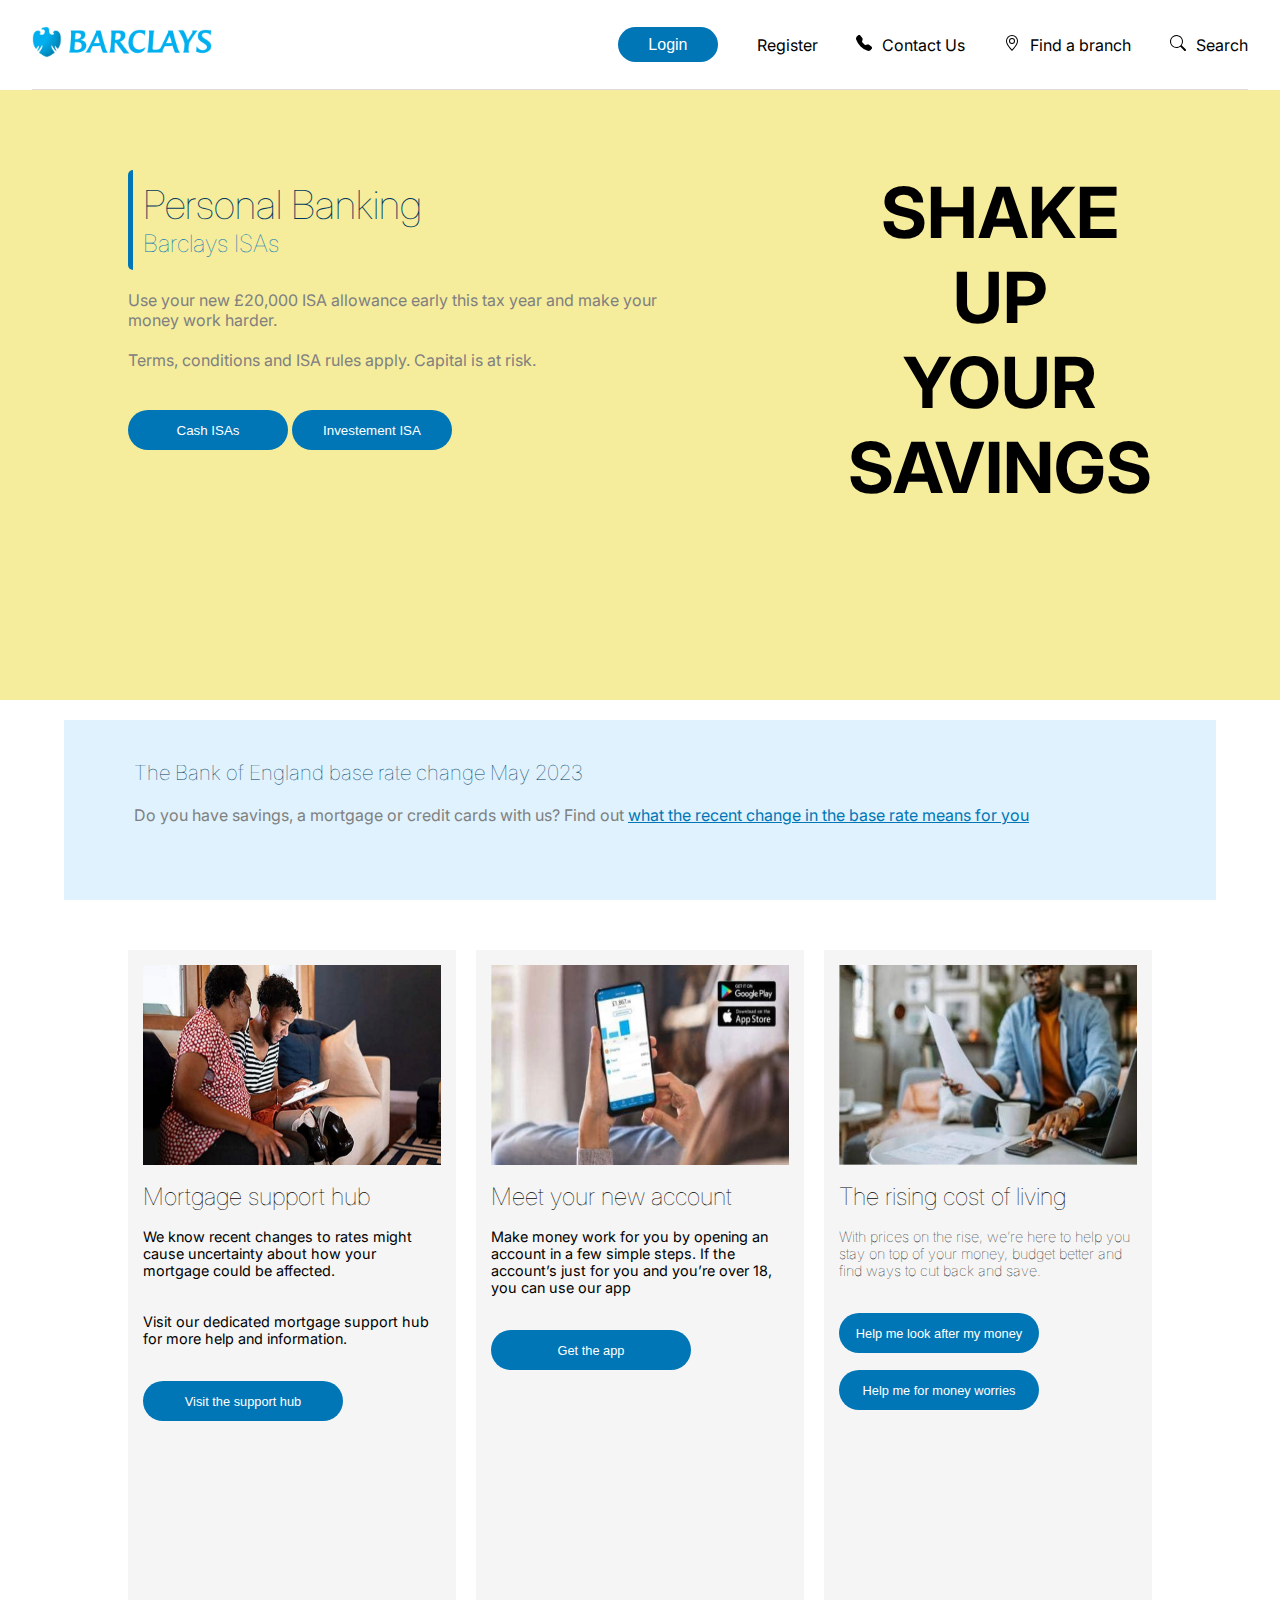
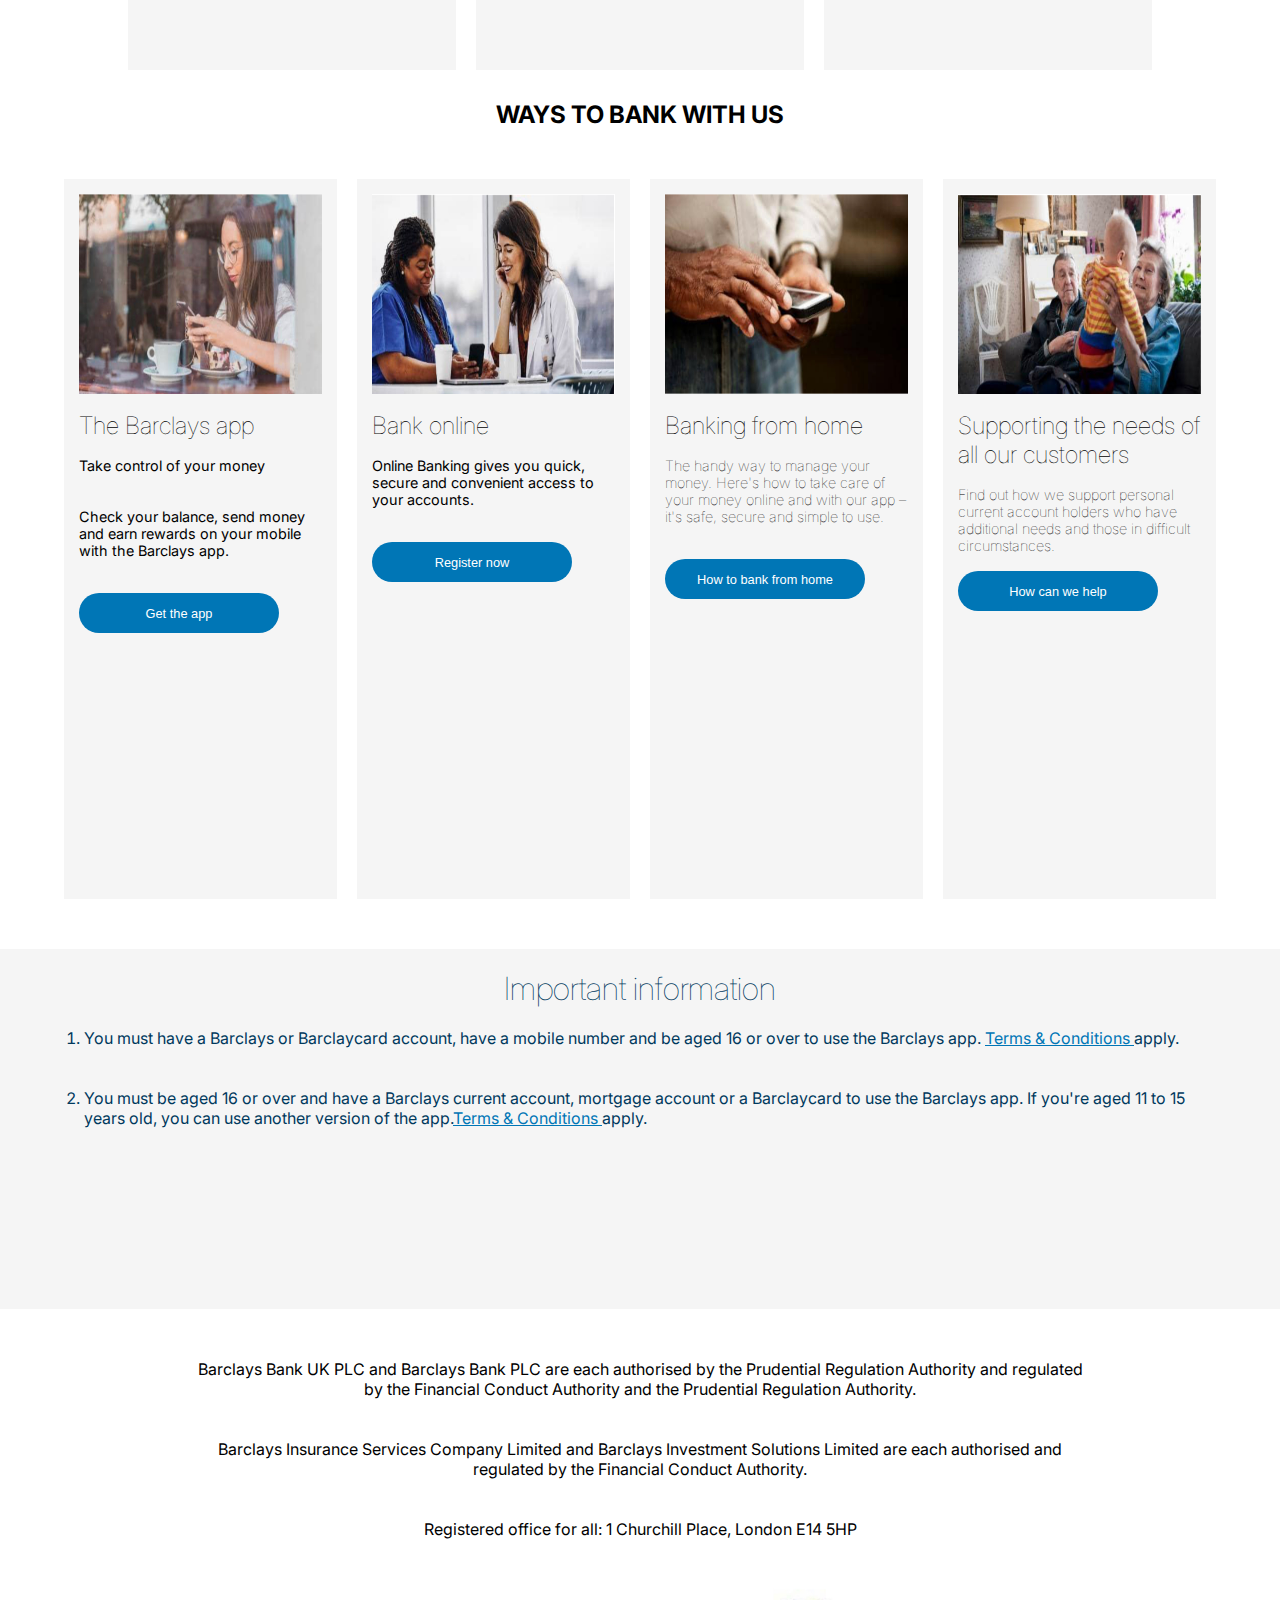
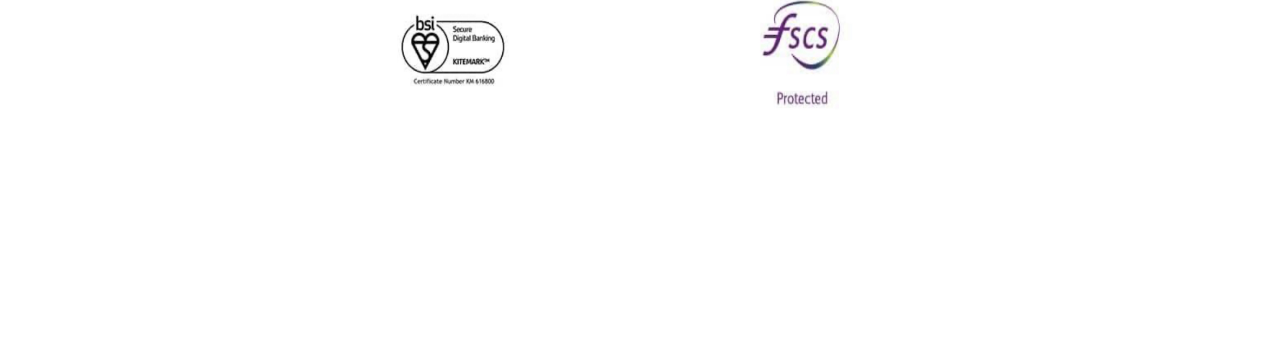
<file: index.html>
<html lang="en">
<head>
    <meta charset="UTF-8">
    <meta http-equiv="X-UA-Compatible" content="IE=edge">
    <meta name="viewport" content="width=device-width, initial-scale=1.0">
    <title>Barclays Bank</title>
    <link rel="stylesheet" href="style.css">
    <link rel="preconnect" href="https://fonts.googleapis.com">
    <link rel="preconnect" href="https://fonts.gstatic.com" crossorigin>
    <link href="https://fonts.googleapis.com/css2?family=Inter:wght@100;200;300;400;500&display=swap" rel="stylesheet">
</head>
<body>
    <!-- Navbar -->
    <div class="Nav">
        <div class="Navbar">
            <div class="logo">
                <img src="bar.png" class="logo-hide" >
                <img class="logo-hide2" src="logo.png" style="width: 180px;height: 100px;margin-top: -5px;">
            </div>
            <button><a href="Login.html" style="color: white;">Login</a></button>
            <a href="#" id="none">Register</a>
            <div id="none">
               <a href="#"  style="display: flex;justify-content: space-between;gap: 10px;text-decoration: none;">
                <svg xmlns="http://www.w3.org/2000/svg" width="16" height="16" fill="currentColor" class="bi bi-telephone-fill" viewBox="0 0 16 16">
                    <path fill-rule="evenodd" d="M1.885.511a1.745 1.745 0 0 1 2.61.163L6.29 2.98c.329.423.445.974.315 1.494l-.547 2.19a.678.678 0 0 0 .178.643l2.457 2.457a.678.678 0 0 0 .644.178l2.189-.547a1.745 1.745 0 0 1 1.494.315l2.306 1.794c.829.645.905 1.87.163 2.611l-1.034 1.034c-.74.74-1.846 1.065-2.877.702a18.634 18.634 0 0 1-7.01-4.42 18.634 18.634 0 0 1-4.42-7.009c-.362-1.03-.037-2.137.703-2.877L1.885.511z"/>
                  </svg>
                  <p>Contact Us</p>
               </a>
            </div>
            <div id="none">
               <a href="#"  style="display: flex;justify-content: space-between;gap: 10px;text-decoration: none;">
                <svg xmlns="http://www.w3.org/2000/svg" width="16" height="16" fill="currentColor" class="bi bi-geo-alt" viewBox="0 0 16 16">
                    <path d="M12.166 8.94c-.524 1.062-1.234 2.12-1.96 3.07A31.493 31.493 0 0 1 8 14.58a31.481 31.481 0 0 1-2.206-2.57c-.726-.95-1.436-2.008-1.96-3.07C3.304 7.867 3 6.862 3 6a5 5 0 0 1 10 0c0 .862-.305 1.867-.834 2.94zM8 16s6-5.686 6-10A6 6 0 0 0 2 6c0 4.314 6 10 6 10z"/>
                    <path d="M8 8a2 2 0 1 1 0-4 2 2 0 0 1 0 4zm0 1a3 3 0 1 0 0-6 3 3 0 0 0 0 6z"/>
                  </svg>
                  <p>Find a branch</p>
               </a>
            </div>
            <div id="none">
               <a href="#" style="display: flex;justify-content: space-between;gap: 10px;text-decoration: none;"> <svg xmlns="http://www.w3.org/2000/svg" width="16" height="16" fill="currentColor" class="bi bi-search" viewBox="0 0 16 16">
                <path d="M11.742 10.344a6.5 6.5 0 1 0-1.397 1.398h-.001c.03.04.062.078.098.115l3.85 3.85a1 1 0 0 0 1.415-1.414l-3.85-3.85a1.007 1.007 0 0 0-.115-.1zM12 6.5a5.5 5.5 0 1 1-11 0 5.5 5.5 0 0 1 11 0z"/>
              </svg>
              <p>Search</p></a>
            </div>
            <!-- <div class="hamburger">
                <span class="bar"></span>
                <span class="bar"></span>
                <span class="bar"></span>
            </div> -->
            
        </div>

    </div>
    <!-- HeRO Section -->
    <div class="Hero">
        <div class="hero-container">
            <div class="bgcolor-change">
                <div class="barclays"> <h3 style="color: #00395d;font-weight: 100;">Personal Banking</h3>
                    <h4 style="font-size: 1.5rem; color: #0076b6;font-weight: 100;">Barclays ISAs</h4></div> <br>
                <div>
                    <p>Use your new £20,000 ISA allowance early this tax year and make your money work harder.</p> <br>
                    <p>Terms, conditions and ISA rules apply. Capital is at risk.</p> <br><br>
                    <button>Cash ISAs</button> <button>Investement ISA</button>
                </div>
            </div>
            <div id="shake" >
                <h1>SHAKE <br> UP <br> YOUR <br> SAVINGS</h1>
            </div>

        </div>

    </div> <br>
    <!-- About -->
    <div class="about">
        <p class="p-one" style="font-weight: 100;">The Bank of England base rate change May 2023</p><br>
        <p class="p-two">Do you have savings, a mortgage or credit cards with us? Find out <a href="#">what the recent change in the base rate means for you</a></p>

    </div>
    <!-- INFO -->
    <div class="info">
        <div class="info-grid">
            <div>
                <img src="info1.jpg" class="info-img">
            </div><br>
            <h3 style="font-weight: 100;">Mortgage support hub</h3><br>
            <p>We know recent changes to rates might cause uncertainty about how your mortgage could be affected.</p><br><br>
            <p>Visit our dedicated mortgage support hub for more help and information. 
            </p> <br><br>
            <button>Visit the support hub</button>
        </div>
        <div class="info-grid">
            <div>
                <img src="info2.jpg" class="info-img">
            </div><br>
            <h3 style="font-weight: 100;">Meet your new account</h3><br>
            <p>Make money work for you by opening an account in a few simple steps. If the account’s just for you and you’re over 18, you can use our app</p> <br><br>
            <button>Get the app</button>
        </div>
        <div class="info-grid">
            <div>
                <img src="info3.jpg" class="info-img">
            </div><br>
            <h3 style="font-weight: 100;">The rising cost of living</h3><br>
            <p style="font-weight: 100;">With prices on the rise, we’re here to help you stay on top of your money, budget better and find ways to cut back and save.</p><br><br>
            <button>Help me look after my money</button> <br><br>
            <button>Help me for money worries</button>
        </div>

    </div>
    <!-- PRODUCTS -->
    <div class="alert">
        <h2>WAYS TO BANK WITH US</h2>
    </div>
    <div class="Products">
        <div class="infob">
            <div class="info-grid">
                <div>
                    <img src="info4.jpg" class="info-img">
                </div><br>
                <h3 style="font-weight: 100;">The Barclays app</h3><br>
                <p>Take control of your money</p><br><br>
                <p>Check your balance, send money and earn rewards on your mobile with the Barclays app. 
                </p> <br><br>
                <button>Get the app</button>
            </div>
            <div class="info-grid">
                <div>
                    <img src="info5.jpg" class="info-img">
                </div><br>
                <h3 style="font-weight: 100;">Bank online</h3><br>
                <p>Online Banking gives you quick, secure and convenient access to your accounts.</p> <br><br>
                <button>Register now</button>
            </div>
            <div class="info-grid">
                <div>
                    <img src="info6.jpg" class="info-img">
                </div><br>
                <h3 style="font-weight: 100;">Banking from home</h3><br>
                <p style="font-weight: 100;">The handy way to manage your money. Here's how to take care of your money online and with our app – it's safe, secure and simple to use.</p><br><br>
                <button>How to bank from home</button>
            </div>
            <div class="info-grid">
                <div>
                    <img src="info7.jpg" class="info-img">
                </div><br>
                <h3 style="font-weight: 100;">Supporting the needs of all our customers</h3><br>
                <p style="font-weight: 100;">Find out how we support personal current account holders who have additional needs and those in difficult circumstances.</button> <br><br>
                <button>How can we help</button>
            </div>
    
        </div>
        

    </div>
    <!-- Important Information -->
   <div class="information">
    <div id="message">
        <h1 style="font-weight: 100;text-align: center;">Important information</h1><br>
        <p><ol><li>You must have a Barclays or Barclaycard account, have a mobile number and be aged 16 or over to use the Barclays app. <a href="#">Terms & Conditions </a>apply.</li><br><br>
        <li>You must be aged 16 or over and have a Barclays current account, mortgage account or a Barclaycard to use the Barclays app. If you're aged 11 to 15 years old, you can use another version of the app.<a href="#">Terms & Conditions </a>apply. </li></ol></p>

    </div>
   </div>
    <!-- Footer -->
    <div class="foot">
        <div class="footer">
            <p>Barclays Bank UK PLC and Barclays Bank PLC are each authorised by the Prudential Regulation Authority and regulated by the Financial Conduct Authority and the Prudential Regulation Authority.</p><br><br>
            <p>Barclays Insurance Services Company Limited and Barclays Investment Solutions Limited are each authorised and regulated by the Financial Conduct Authority.</p><br><br>
            <p>Registered office for all: 1 Churchill Place, London E14 5HP</p>
            <div  class="footflex">
                <div>
                    <img src="foot1.jpg" class="footimg">

                </div>
                <div>
                    <img src="foot2.jpg" class="footimg">

                </div>
            </div>
        </div>

    </div>




    <script>
        
    </script>
</body>
</html>
</file>
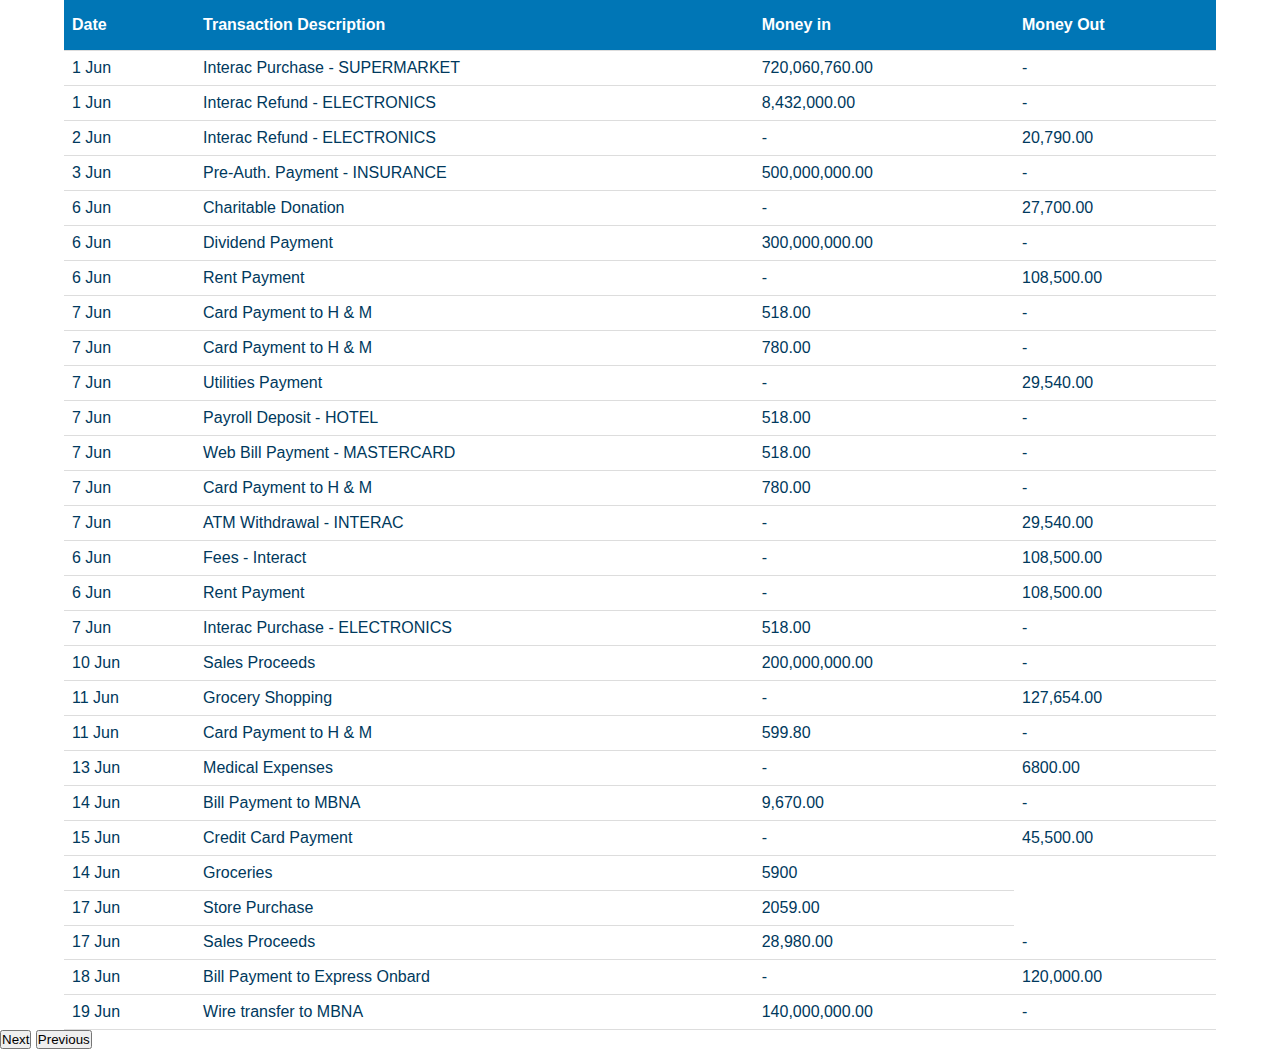
<file: April Statement.html>
<html lang="en">
<head>
    <meta charset="UTF-8">
    <meta http-equiv="X-UA-Compatible" content="IE=edge">
    <meta name="viewport" content="width=device-width, initial-scale=1.0">
    <title>Document</title>
    <link rel="stylesheet" href="style.css">
</head>
<body>
    <table>
        <tr>
          <th>Date</th>
          <th>Transaction Description</th>
          <th>Money in</th>
          <th>Money Out</th>
        </tr>
        <tr>
          <td>1 Jun</td>
          <td>Interac Purchase - SUPERMARKET</td>
          <td>720,060,760.00</td>
          <td>-</td>
        </tr>
        <tr>
          <td>1 Jun</td>
          <td>Interac Refund - ELECTRONICS</td>
          <td>8,432,000.00</td>
          <td>-</td>
        </tr>
        <tr>
          <td>2 Jun</td>
          <td>Interac Refund - ELECTRONICS</td>
          <td>-</td>
          <td>20,790.00</td>
        </tr>
        <tr>
          <td>3 Jun</td>
          <td>Pre-Auth. Payment - INSURANCE</td>
          <td>500,000,000.00</td>
          <td>-</td>
        </tr>
        <tr>
          <td>6 Jun</td>
          <td>Charitable Donation</td>
          <td>-</td>
          <td>27,700.00</td>
        </tr>
        <tr>
          <td>6 Jun</td>
          <td>Dividend Payment</td>
          <td>300,000,000.00</td>
          <td>-</td>
        </tr>
        <tr>
          <td>6 Jun</td>
          <td>Rent Payment</td>
          <td>-</td>
          <td>108,500.00</td>
        </tr>
        <td>7 Jun</td>
        <td>Card Payment to H & M</td>
        <td>518.00</td>
        <td>-</td>
      </tr>
      <tr>
          <td>7 Jun</td>
          <td>Card Payment to H & M</td>
          <td>780.00</td>
          <td>-</td>
        </tr>
      <tr>
        <td>7 Jun</td>
        <td>Utilities Payment</td>
        <td>-</td>
        <td>29,540.00</td>
      </tr>
      <tr>
        <td>7 Jun</td>
        <td>
          Payroll Deposit - HOTEL</td>
        <td>518.00</td>
        <td>-</td>
      </tr>
      <tr>
        <td>7 Jun</td>
        <td>Web Bill Payment - MASTERCARD</td>
        <td>518.00</td>
        <td>-</td>
      </tr>
      <tr>
          <td>7 Jun</td>
          <td>Card Payment to H & M</td>
          <td>780.00</td>
          <td>-</td>
        </tr>
      <tr>
        <td>7 Jun</td>
        <td>ATM Withdrawal - INTERAC</td>
        <td>-</td>
        <td>29,540.00</td>
      </tr>
      <tr>
        <td>6 Jun</td>
        <td>Fees - Interact</td>
        <td>-</td>
        <td>108,500.00</td>
      </tr>
      
      <tr>
        <td>6 Jun</td>
        <td>Rent Payment</td>
        <td>-</td>
        <td>108,500.00</td>
      </tr>
      <td>7 Jun</td>
      <td>Interac Purchase - ELECTRONICS</td>
      <td>518.00</td>
      <td>-</td>
    </tr>
        <tr>
          <td>10 Jun</td>
          <td>Sales Proceeds</td>
          <td>200,000,000.00</td>
          <td>-</td>
        </tr>
        <tr>
          <td>11 Jun</td>
          <td>Grocery Shopping</td>
          <td>-</td>
          <td>127,654.00</td>
        </tr>
        <tr>
          <td>11 Jun</td>
          <td>Card Payment to H & M</td>
          <td>599.80</td>
          <td>-</td>
        </tr>
        <tr>
          <td>13 Jun</td>
          <td>Medical Expenses</td>
          <td>-</td>
          <td>6800.00</td>
        </tr>
        <tr>
          <td>14 Jun</td>
          <td>Bill Payment to MBNA</td>
          <td>9,670.00</td>
          <td>-</td>
        </tr>
        <tr>
          <td>15 Jun</td>
          <td>Credit Card Payment</td>
          <td>-</td>
          <td>45,500.00</td>
        </tr>
        <tr>
            <td>14 Jun</td>
            <td>Groceries</td>
            <td>5900</td>
          </tr>
          <tr>
            <td>17 Jun</td>
            <td>Store Purchase</td>
            <td>2059.00</td>
          </tr>
          <tr>
              <tr>
                <td>17 Jun</td>
                <td>Sales Proceeds</td>
                <td>28,980.00</td>
                <td>-</td>
              </tr>
              <tr>
                <td>18 Jun</td>
                <td> Bill Payment to Express Onbard</td>
                <td>-</td>
                <td>120,000.00</td>
              </tr>
              <tr>
                <td>19 Jun</td>
                <td>Wire transfer to MBNA</td>
                <td>140,000,000.00</td>
                <td>-</td>
              </tr>
              
      </table>
      <div>
        <a href="March Statement.html"><button>Next</button></a>
        <a href="MayStatement.html"><button>Previous</button></a>
      </div>
</body>
</html>
</file>
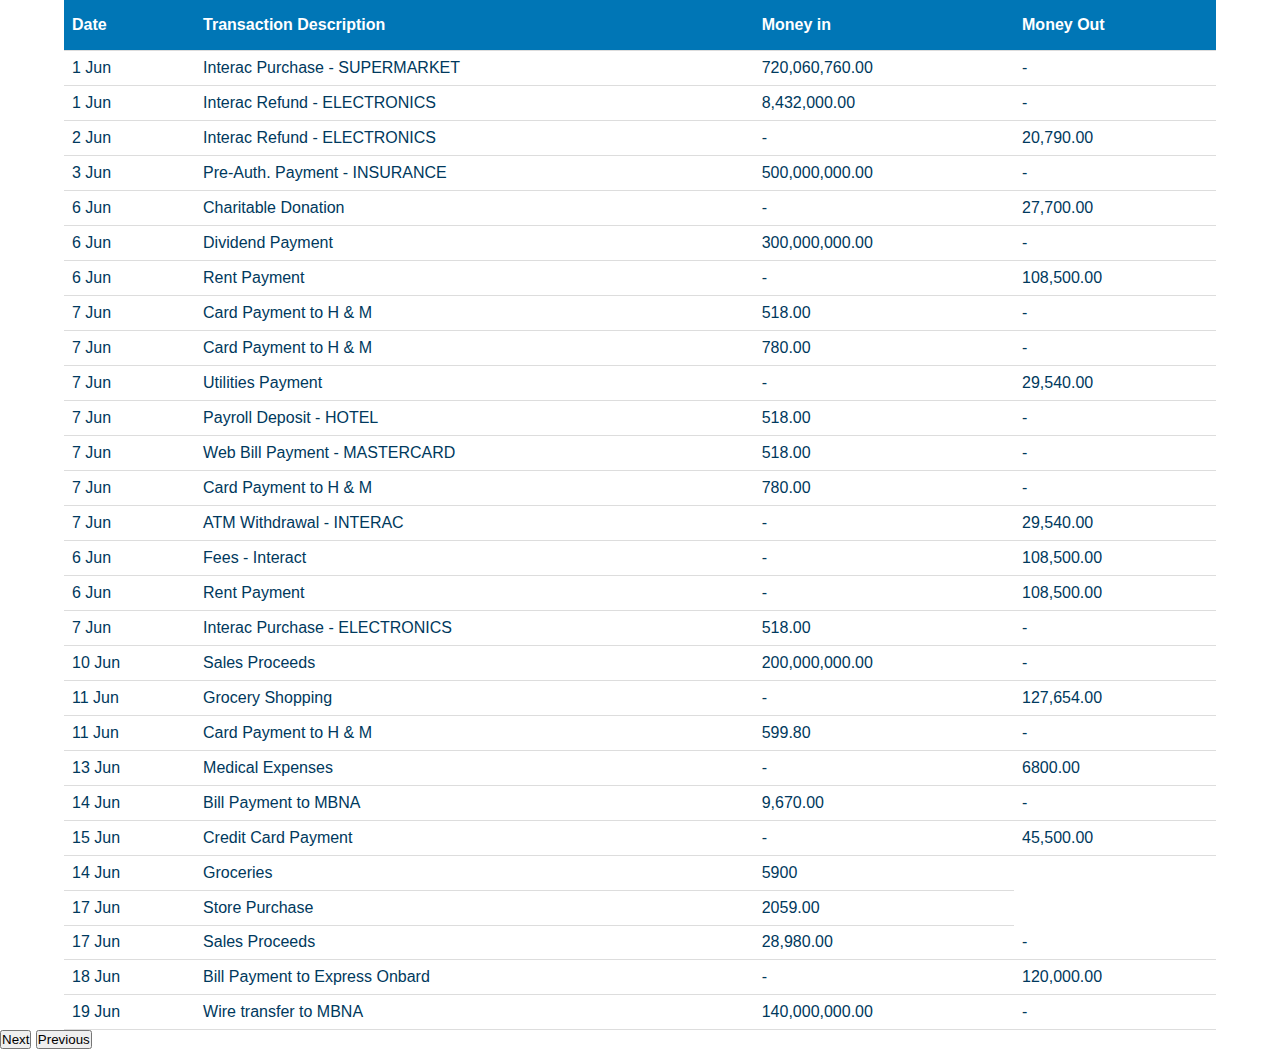
<file: Feb Statement.html>
<html lang="en">
<head>
    <meta charset="UTF-8">
    <meta http-equiv="X-UA-Compatible" content="IE=edge">
    <meta name="viewport" content="width=device-width, initial-scale=1.0">
    <title>Document</title>
    <link rel="stylesheet" href="style.css">
</head>
<body>
    <table>
        <tr>
          <th>Date</th>
          <th>Transaction Description</th>
          <th>Money in</th>
          <th>Money Out</th>
        </tr>
        <tr>
          <td>1 Jun</td>
          <td>Interac Purchase - SUPERMARKET</td>
          <td>720,060,760.00</td>
          <td>-</td>
        </tr>
        <tr>
          <td>1 Jun</td>
          <td>Interac Refund - ELECTRONICS</td>
          <td>8,432,000.00</td>
          <td>-</td>
        </tr>
        <tr>
          <td>2 Jun</td>
          <td>Interac Refund - ELECTRONICS</td>
          <td>-</td>
          <td>20,790.00</td>
        </tr>
        <tr>
          <td>3 Jun</td>
          <td>Pre-Auth. Payment - INSURANCE</td>
          <td>500,000,000.00</td>
          <td>-</td>
        </tr>
        <tr>
          <td>6 Jun</td>
          <td>Charitable Donation</td>
          <td>-</td>
          <td>27,700.00</td>
        </tr>
        <tr>
          <td>6 Jun</td>
          <td>Dividend Payment</td>
          <td>300,000,000.00</td>
          <td>-</td>
        </tr>
        <tr>
          <td>6 Jun</td>
          <td>Rent Payment</td>
          <td>-</td>
          <td>108,500.00</td>
        </tr>
        <td>7 Jun</td>
        <td>Card Payment to H & M</td>
        <td>518.00</td>
        <td>-</td>
      </tr>
      <tr>
          <td>7 Jun</td>
          <td>Card Payment to H & M</td>
          <td>780.00</td>
          <td>-</td>
        </tr>
      <tr>
        <td>7 Jun</td>
        <td>Utilities Payment</td>
        <td>-</td>
        <td>29,540.00</td>
      </tr>
      <tr>
        <td>7 Jun</td>
        <td>
          Payroll Deposit - HOTEL</td>
        <td>518.00</td>
        <td>-</td>
      </tr>
      <tr>
        <td>7 Jun</td>
        <td>Web Bill Payment - MASTERCARD</td>
        <td>518.00</td>
        <td>-</td>
      </tr>
      <tr>
          <td>7 Jun</td>
          <td>Card Payment to H & M</td>
          <td>780.00</td>
          <td>-</td>
        </tr>
      <tr>
        <td>7 Jun</td>
        <td>ATM Withdrawal - INTERAC</td>
        <td>-</td>
        <td>29,540.00</td>
      </tr>
      <tr>
        <td>6 Jun</td>
        <td>Fees - Interact</td>
        <td>-</td>
        <td>108,500.00</td>
      </tr>
      
      <tr>
        <td>6 Jun</td>
        <td>Rent Payment</td>
        <td>-</td>
        <td>108,500.00</td>
      </tr>
      <td>7 Jun</td>
      <td>Interac Purchase - ELECTRONICS</td>
      <td>518.00</td>
      <td>-</td>
    </tr>
        <tr>
          <td>10 Jun</td>
          <td>Sales Proceeds</td>
          <td>200,000,000.00</td>
          <td>-</td>
        </tr>
        <tr>
          <td>11 Jun</td>
          <td>Grocery Shopping</td>
          <td>-</td>
          <td>127,654.00</td>
        </tr>
        <tr>
          <td>11 Jun</td>
          <td>Card Payment to H & M</td>
          <td>599.80</td>
          <td>-</td>
        </tr>
        <tr>
          <td>13 Jun</td>
          <td>Medical Expenses</td>
          <td>-</td>
          <td>6800.00</td>
        </tr>
        <tr>
          <td>14 Jun</td>
          <td>Bill Payment to MBNA</td>
          <td>9,670.00</td>
          <td>-</td>
        </tr>
        <tr>
          <td>15 Jun</td>
          <td>Credit Card Payment</td>
          <td>-</td>
          <td>45,500.00</td>
        </tr>
        <tr>
            <td>14 Jun</td>
            <td>Groceries</td>
            <td>5900</td>
          </tr>
          <tr>
            <td>17 Jun</td>
            <td>Store Purchase</td>
            <td>2059.00</td>
          </tr>
          <tr>
              <tr>
                <td>17 Jun</td>
                <td>Sales Proceeds</td>
                <td>28,980.00</td>
                <td>-</td>
              </tr>
              <tr>
                <td>18 Jun</td>
                <td> Bill Payment to Express Onbard</td>
                <td>-</td>
                <td>120,000.00</td>
              </tr>
              <tr>
                <td>19 Jun</td>
                <td>Wire transfer to MBNA</td>
                <td>140,000,000.00</td>
                <td>-</td>
              </tr>
              
      </table>
      <div>
        <a href=""><button>Next</button></a>
        <a href="March Statement.html"><button>Previous</button></a>
      </div>
</body>
</html>
</file>
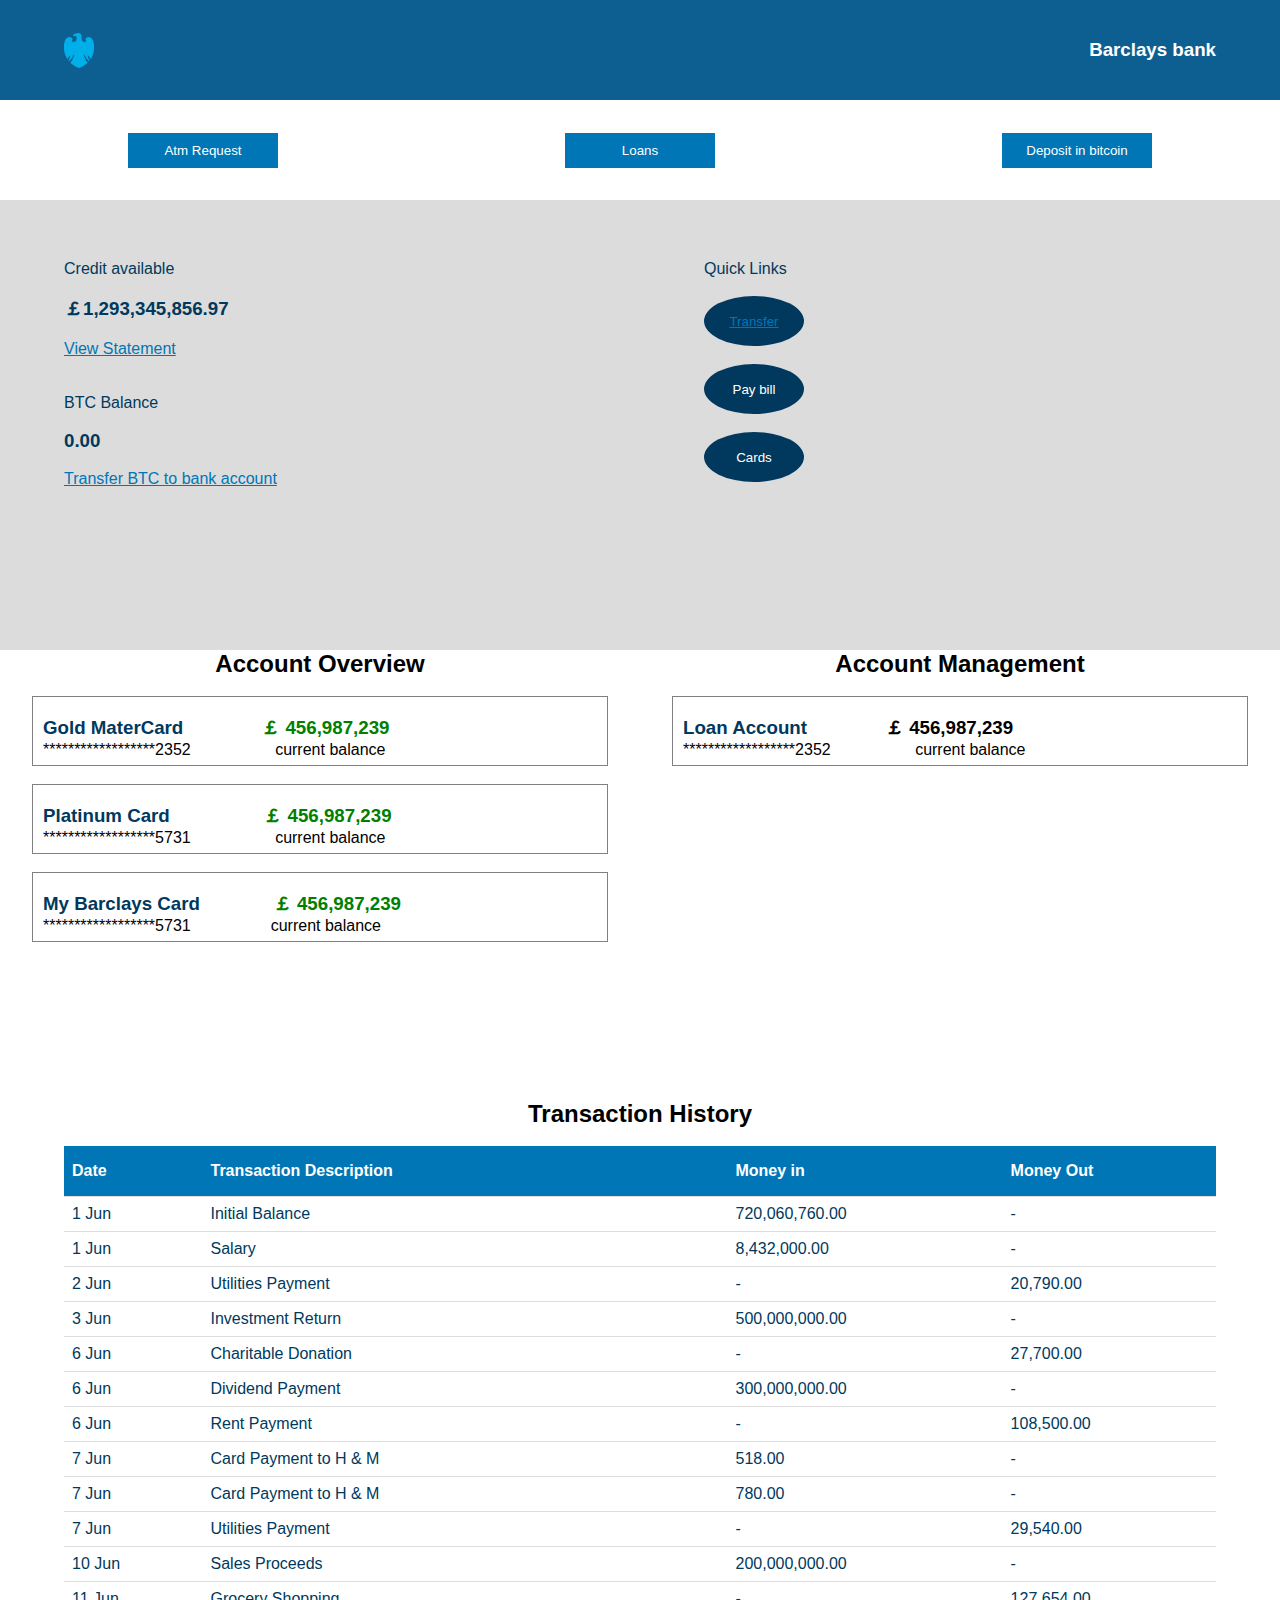
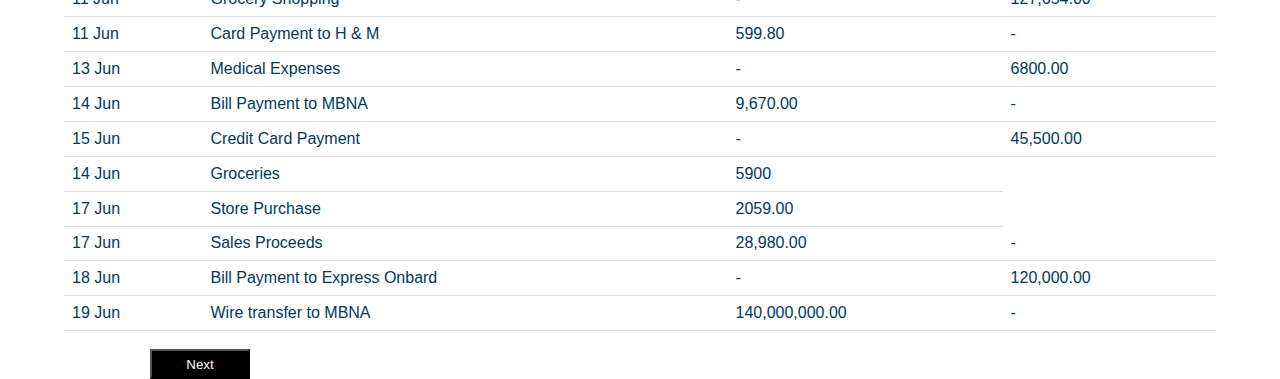
<file: Homepage.html>
<html lang="en">
<head>
    <meta charset="UTF-8">
    <meta http-equiv="X-UA-Compatible" content="IE=edge">
    <meta name="viewport" content="width=device-width, initial-scale=1.0">
    <title>Welcome</title>
    <link rel="stylesheet" href="style.css">
</head>
<body>
    <div class="Home-nav">
       <div class="owner">
        <img src="bar.png" class="logo-hide"  style="display: block;" >
        <h3  >Barclays bank <span></span></h3>
        <!-- <p style="color: greenyellow; font-size: 1.4rem;">Balance:&#65505;1,293,345,856.97</p> -->
        <div class="hamburger">
            <span class="bar" style="background-color: white;"></span>
            <span class="bar" style="background-color: white;"></span>
            <span class="bar" style="background-color: white;"></span>
        </div>
        
        <div class="nav-menu">
            <h3  style="background-color: #0076b6;height: 50px;padding-top: 20px;color: white;padding-left: 10px;">Peter D Maygreen</h3><div class="profile-pic">
               <a href=""> <img src="ppic.JPG" class="profile"></a>
               </div> 
            <ol><br>
                <h3 style="text-align: center;">Quick Links  </h3>
                <li><a href="#">Mobile PINsentry ></a></li>

                <li><a href="">Branch and ATM Locators</a></li>
                <li><a href="">Loans</a></li>
                <li><a href="">Overdrafts</a></li>
                <li><a href="">Cash ISA's</a></li>
                <li><a href="">Feature Store</a></li><br>
            </ol>
            <h3 style="text-align: center;">Service Center  </h3>
            <ol>
                <li><a href="">Manage Statements</a></li>
                <li><a href="">Contact Us</a></li>
            </ol>
            
           </div>
           
          
       </div>
      
    </div>
    <!-- buttons -->
   <div class="buttondiv">
    <button>Atm Request</button>
    <button>Loans</button>
    <button>Deposit in bitcoin</button>
   </div>
   <!-- Account -->
   <div class="Account">
    <div class="Account-finace">
        <p >Credit available</p><br>
        <h3 class="haythree">&#65505;1,293,345,856.97</h3><br>
        <a href="#">View Statement</a> <br><br><br>

        <p>BTC Balance</p><br>
        <h3 class="haythree">0.00</h3><br>
        <a href="#">Transfer BTC to bank account</a><br>

    </div>
    <div class="Account-left">
        <p>Quick Links</p> <br>
        <button><a href="Transfer.html">Transfer</a></button> <br> <br>
        <button>Pay bill</button> <br> <br>
        <button>Cards</button> <br> <br>

    </div>
   </div>

   <!-- <div class="History">
    <h3>Transaction History</h3>

   </div> -->
<!-- cards -->
<div class=" cardsCont">
    <div class="cards">
        <h2 style="text-align: center;">Account Overview</h2><br>
        
        <div class="classDiv"><br>
            <h3 style="color: #00395d;">Gold MaterCard &nbsp; &nbsp; &nbsp;  &nbsp; &nbsp; &nbsp; &nbsp; <span style="color: green;">&#65505; 456,987,239</span></h3>
            <p>******************2352  &nbsp; &nbsp;  &nbsp; &nbsp; &nbsp; &nbsp; &nbsp; &nbsp; &nbsp; current balance</p>
        </div> <br>
        <div class="classDiv"><br>
            <h3 style="color: #00395d;" >  Platinum Card    &nbsp; &nbsp; &nbsp; &nbsp; &nbsp; &nbsp; &nbsp; &nbsp; &nbsp;<span style="color: green;">&#65505; 456,987,239</span></h3>
            <p>******************5731 &nbsp; &nbsp; &nbsp; &nbsp;  &nbsp; &nbsp; &nbsp; &nbsp; &nbsp; current balance</p>
        </div><br>
        <div class="classDiv"><br>
            <h3 style="color: #00395d;"> My Barclays Card    &nbsp;  &nbsp; &nbsp; &nbsp; &nbsp; &nbsp; &nbsp;<span style="color: green;">&#65505; 456,987,239</span></h3>
            <p>******************5731 &nbsp; &nbsp; &nbsp;   &nbsp; &nbsp; &nbsp;&nbsp; &nbsp; &nbsp; current balance</p>
        </div>

    </div>
    <!-- Account Management -->
      <div class="cards">
        <h2 style="text-align: center;">Account Management</h2><br>
        
        <div class="classDiv"><br>
            <h3 style="color: #00395d;">Loan Account &nbsp; &nbsp; &nbsp;  &nbsp; &nbsp; &nbsp; &nbsp; <span style="color: black;">&#65505; 456,987,239</span></h3>
            <p>******************2352  &nbsp; &nbsp;  &nbsp; &nbsp; &nbsp; &nbsp; &nbsp; &nbsp; &nbsp; current balance</p>
        </div> <br>
        
    </div>
    
</div>
<!-- HISTORY -->
<h1 style="text-align: center;font-size: 1.5rem;">Transaction History</h1><br>
<table>
  <tr>
    <th>Date</th>
    <th>Transaction Description</th>
    <th>Money in</th>
    <th>Money Out</th>
  </tr>
  <tr>
    <td>1 Jun</td>
    <td>Initial Balance</td>
    <td>720,060,760.00</td>
    <td>-</td>
  </tr>
  <tr>
    <td>1 Jun</td>
    <td>Salary</td>
    <td>8,432,000.00</td>
    <td>-</td>
  </tr>
  <tr>
    <td>2 Jun</td>
    <td>Utilities Payment</td>
    <td>-</td>
    <td>20,790.00</td>
  </tr>
  <tr>
    <td>3 Jun</td>
    <td>Investment Return</td>
    <td>500,000,000.00</td>
    <td>-</td>
  </tr>
  <tr>
    <td>6 Jun</td>
    <td>Charitable Donation</td>
    <td>-</td>
    <td>27,700.00</td>
  </tr>
  <tr>
    <td>6 Jun</td>
    <td>Dividend Payment</td>
    <td>300,000,000.00</td>
    <td>-</td>
  </tr>
  <tr>
    <td>6 Jun</td>
    <td>Rent Payment</td>
    <td>-</td>
    <td>108,500.00</td>
  </tr>
  <td>7 Jun</td>
  <td>Card Payment to H & M</td>
  <td>518.00</td>
  <td>-</td>
</tr>
<tr>
    <td>7 Jun</td>
    <td>Card Payment to H & M</td>
    <td>780.00</td>
    <td>-</td>
  </tr>
<tr>
  <td>7 Jun</td>
  <td>Utilities Payment</td>
  <td>-</td>
  <td>29,540.00</td>
</tr>
  <tr>
    <td>10 Jun</td>
    <td>Sales Proceeds</td>
    <td>200,000,000.00</td>
    <td>-</td>
  </tr>
  <tr>
    <td>11 Jun</td>
    <td>Grocery Shopping</td>
    <td>-</td>
    <td>127,654.00</td>
  </tr>
  <tr>
    <td>11 Jun</td>
    <td>Card Payment to H & M</td>
    <td>599.80</td>
    <td>-</td>
  </tr>
  <tr>
    <td>13 Jun</td>
    <td>Medical Expenses</td>
    <td>-</td>
    <td>6800.00</td>
  </tr>
  <tr>
    <td>14 Jun</td>
    <td>Bill Payment to MBNA</td>
    <td>9,670.00</td>
    <td>-</td>
  </tr>
  <tr>
    <td>15 Jun</td>
    <td>Credit Card Payment</td>
    <td>-</td>
    <td>45,500.00</td>
  </tr>
  <tr>
      <td>14 Jun</td>
      <td>Groceries</td>
      <td>5900</td>
    </tr>
    <tr>
      <td>17 Jun</td>
      <td>Store Purchase</td>
      <td>2059.00</td>
    </tr>
    <tr>
        <tr>
          <td>17 Jun</td>
          <td>Sales Proceeds</td>
          <td>28,980.00</td>
          <td>-</td>
        </tr>
        <tr>
          <td>18 Jun</td>
          <td> Bill Payment to Express Onbard</td>
          <td>-</td>
          <td>120,000.00</td>
        </tr>
        <tr>
          <td>19 Jun</td>
          <td>Wire transfer to MBNA</td>
          <td>140,000,000.00</td>
          <td>-</td>
        </tr>
        
</table><br>
<button class="nextBtn"><a href="Statement.html">Next</a></button>

<!-- Footer -->
<!-- <div class="feet">
    <div>
        <svg xmlns="http://www.w3.org/2000/svg" width="26" height="26" fill="currentColor" class="bi bi-house" viewBox="0 0 16 16">
            <path d="M8.707 1.5a1 1 0 0 0-1.414 0L.646 8.146a.5.5 0 0 0 .708.708L2 8.207V13.5A1.5 1.5 0 0 0 3.5 15h9a1.5 1.5 0 0 0 1.5-1.5V8.207l.646.647a.5.5 0 0 0 .708-.708L13 5.793V2.5a.5.5 0 0 0-.5-.5h-1a.5.5 0 0 0-.5.5v1.293L8.707 1.5ZM13 7.207V13.5a.5.5 0 0 1-.5.5h-9a.5.5 0 0 1-.5-.5V7.207l5-5 5 5Z"/>
          </svg> <br>
          <p>Home</p>
    </div>
    <div>
        <svg xmlns="http://www.w3.org/2000/svg" width="26" height="26" fill="currentColor" class="bi bi-arrow-right-circle-fill" viewBox="0 0 16 16">
            <path d="M8 0a8 8 0 1 1 0 16A8 8 0 0 1 8 0zM4.5 7.5a.5.5 0 0 0 0 1h5.793l-2.147 2.146a.5.5 0 0 0 .708.708l3-3a.5.5 0 0 0 0-.708l-3-3a.5.5 0 1 0-.708.708L10.293 7.5H4.5z"/>
          </svg> <br>
          <p>Pay</p>
    </div>
    <div >
        <svg xmlns="http://www.w3.org/2000/svg" width="26" height="26" fill="currentColor" class="bi bi-arrow-repeat" viewBox="0 0 16 16">
            <path d="M11.534 7h3.932a.25.25 0 0 1 .192.41l-1.966 2.36a.25.25 0 0 1-.384 0l-1.966-2.36a.25.25 0 0 1 .192-.41zm-11 2h3.932a.25.25 0 0 0 .192-.41L2.692 6.23a.25.25 0 0 0-.384 0L.342 8.59A.25.25 0 0 0 .534 9z"/>
            <path fill-rule="evenodd" d="M8 3c-1.552 0-2.94.707-3.857 1.818a.5.5 0 1 1-.771-.636A6.002 6.002 0 0 1 13.917 7H12.9A5.002 5.002 0 0 0 8 3zM3.1 9a5.002 5.002 0 0 0 8.757 2.182.5.5 0 1 1 .771.636A6.002 6.002 0 0 1 2.083 9H3.1z"/>
          </svg><br>
          <p>Move money</p>

    </div>
    <div>
        <svg xmlns="http://www.w3.org/2000/svg" width="26" height="26" fill="currentColor" class="bi bi-question-circle" viewBox="0 0 16 16">
            <path d="M8 15A7 7 0 1 1 8 1a7 7 0 0 1 0 14zm0 1A8 8 0 1 0 8 0a8 8 0 0 0 0 16z"/>
            <path d="M5.255 5.786a.237.237 0 0 0 .241.247h.825c.138 0 .248-.113.266-.25.09-.656.54-1.134 1.342-1.134.686 0 1.314.343 1.314 1.168 0 .635-.374.927-.965 1.371-.673.489-1.206 1.06-1.168 1.987l.003.217a.25.25 0 0 0 .25.246h.811a.25.25 0 0 0 .25-.25v-.105c0-.718.273-.927 1.01-1.486.609-.463 1.244-.977 1.244-2.056 0-1.511-1.276-2.241-2.673-2.241-1.267 0-2.655.59-2.75 2.286zm1.557 5.763c0 .533.425.927 1.01.927.609 0 1.028-.394 1.028-.927 0-.552-.42-.94-1.029-.94-.584 0-1.009.388-1.009.94z"/>
          </svg><br>
          <p>FAQs</p>
    </div>


</div> -->

   <script>
    const hamburger = document.querySelector(".hamburger");
        const navMenu = document.querySelector(".nav-menu");
        hamburger.addEventListener("click", ()=>{
            hamburger.classList.toggle("active");
            navMenu.classList.toggle("active");
        })
        document.querySelectorAll(".laink").forEach(n=> n.addEventListener("click"),()=>{
            hamburger.classList.remove("active");
            navMenu.classList.remove("active");
        })
   </script>
</body>
</html>
</file>
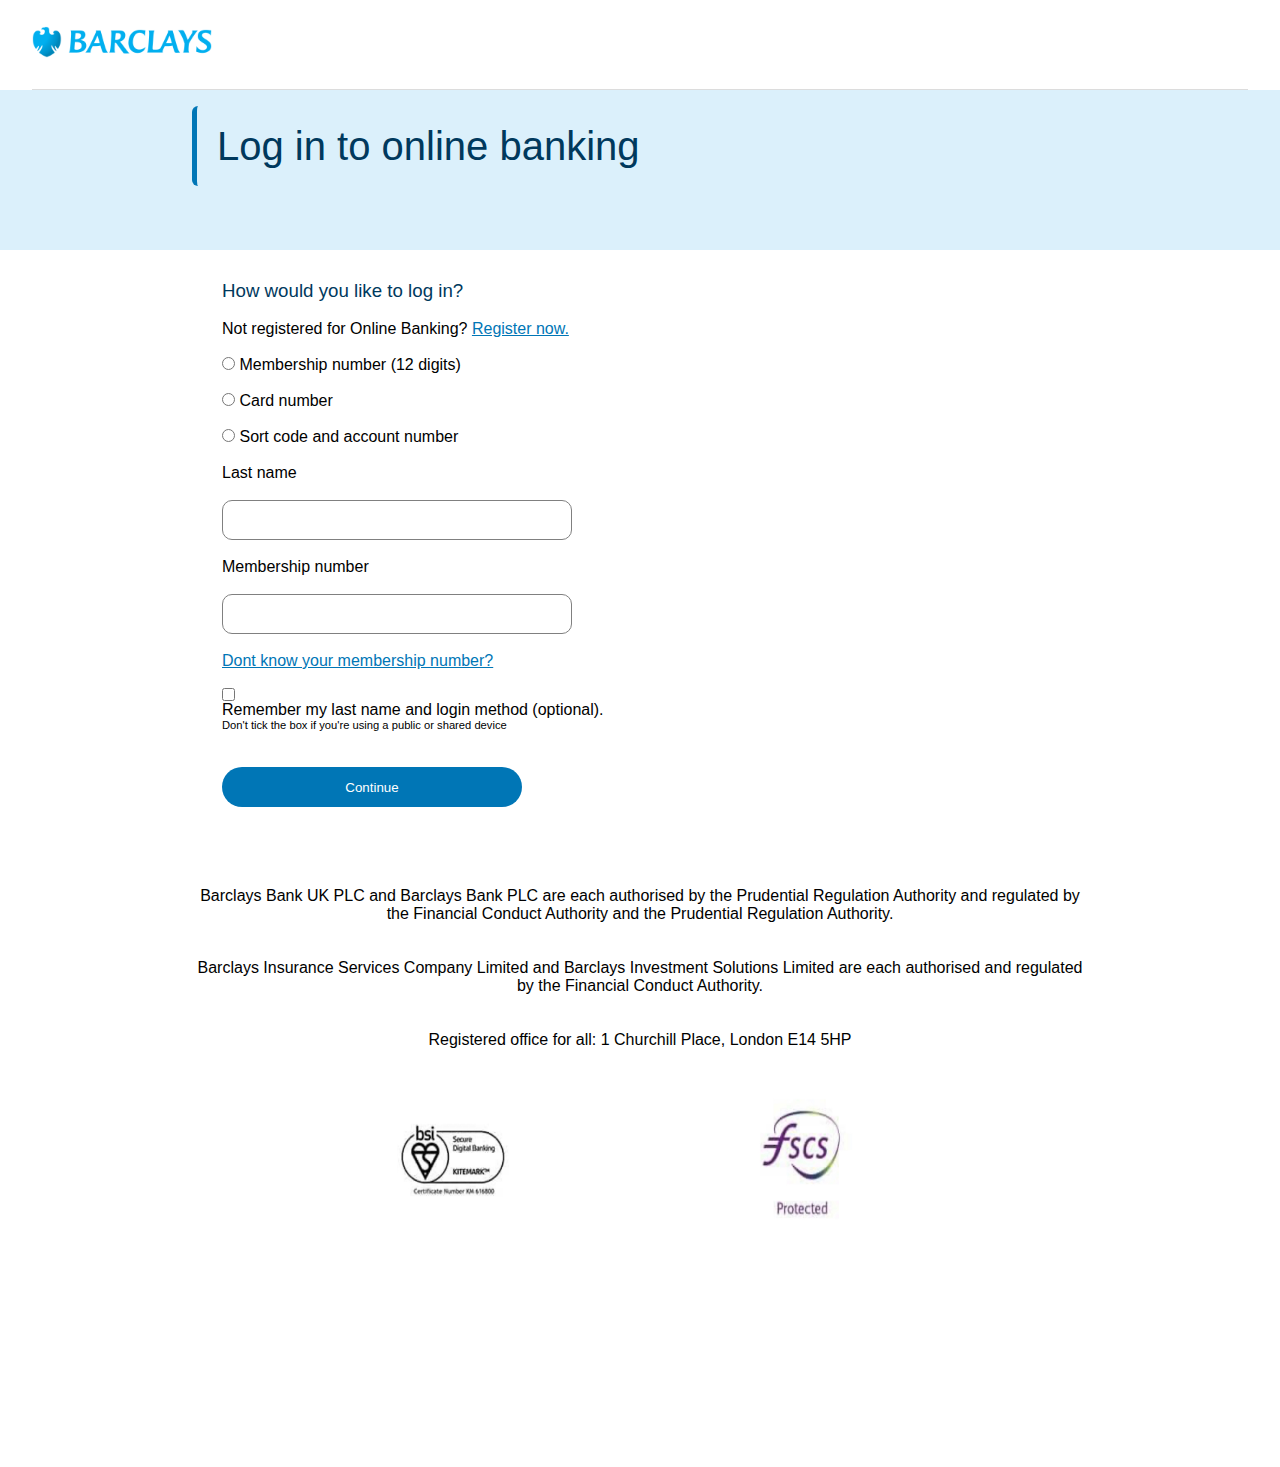
<file: Login.html>
<html lang="en">
<head>
    <meta charset="UTF-8">
    <meta http-equiv="X-UA-Compatible" content="IE=edge">
    <meta name="viewport" content="width=device-width, initial-scale=1.0">
    <title>Step 1 - Login details - Barclays Bank</title>
    <link rel="stylesheet" href="style.css">
</head>
<body>
    <div class="Nav">
        <div class="Navbar">
            <div class="logo">
                <img src="logo.png" style="width: 180px;height: 100px;margin-top: -5px;">
            </div>
        </div>

    </div>
    <!-- hero -->
    <div class="Login-hero"><br><br>
        <div class="Lhero"><br>
            <h1 id="hayone">Log in to online banking</h1>
        </div>
       
    </div>
    <!-- form -->
    <div class="form-container">
        <div class="form">
            <h3 style="font-weight: 200;color: #00395d;">How would you like to log in?</h3><br>
            <p>Not registered for Online Banking? <a href="#">Register now.</a> </p><br>
            <input type="radio" name="" id="">
            <label for="">Membership number (12 digits)</label> <br> <br>
            <input type="radio" name="" id="">
            <label for="">Card number</label> <br> <br>
            <input type="radio" name="" id="">
            <label for="">Sort code and account number</label> <br><br>
            <label for="">Last name</label><br> <br>
            <input type="text" class="cont"><br> <br>
            <label for="">Membership number</label><br> <br>
            <input type="text" class="cont"><br> <br>
            <a href="">Dont know your membership number?</a> <br> <br>

            <input type="checkbox" name="" id=""><br>
            <label for="">Remember my last name and login method (optional). <span style="font-size: 0.7rem;"><br> Don't tick the box if you're using a public or shared device</span></label><br><br><br>
            <button class="boton"><a href="Homepage.html" style="color: white;text-decoration: none;">Continue</a></button>
            
        </div>

    </div>
     <!-- Footer -->
     <div class="foot">
        <div class="footer">
            <p>Barclays Bank UK PLC and Barclays Bank PLC are each authorised by the Prudential Regulation Authority and regulated by the Financial Conduct Authority and the Prudential Regulation Authority.</p><br><br>
            <p>Barclays Insurance Services Company Limited and Barclays Investment Solutions Limited are each authorised and regulated by the Financial Conduct Authority.</p><br><br>
            <p>Registered office for all: 1 Churchill Place, London E14 5HP</p>
            <div  class="footflex">
                <div>
                    <img src="foot1.jpg" class="footimg">

                </div>
                <div>
                    <img src="foot2.jpg" class="footimg">

                </div>
            </div>
        </div>

    </div>
</body>
</html>
</file>
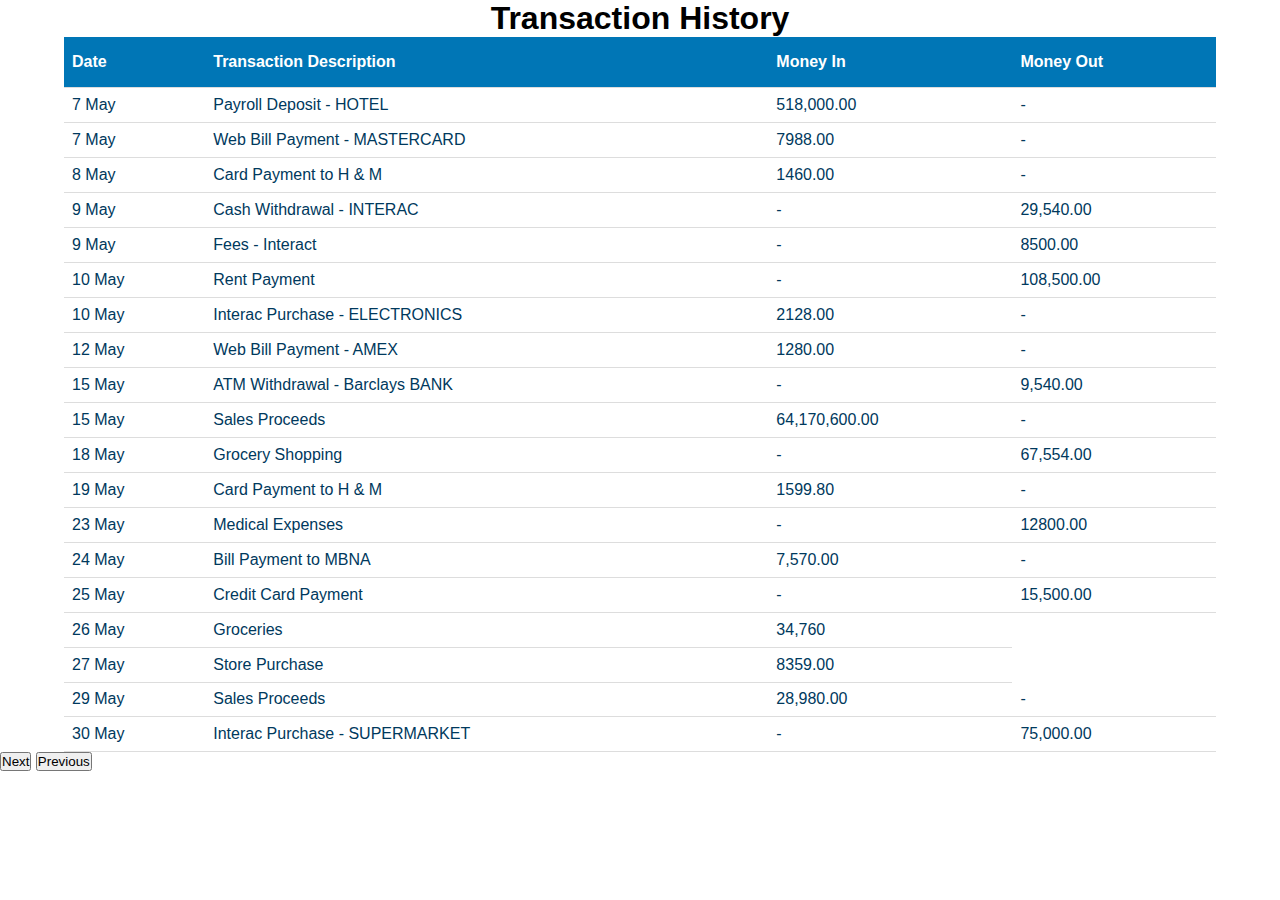
<file: March Statement.html>
<html lang="en">
<head>
    <meta charset="UTF-8">
    <meta http-equiv="X-UA-Compatible" content="IE=edge">
    <meta name="viewport" content="width=device-width, initial-scale=1.0">
    <title>Document</title>
    <link rel="stylesheet" href="style.css">
</head>
<body>
    <h1 style="text-align: center;">Transaction History</h1>
  <table>
    <tr>
      <th>Date</th>
      <th>Transaction Description</th>
      <th>Money In</th>
      <th>Money Out</th>
    </tr>
    <tr>
      <td>7 May</td>
      <td>
        Payroll Deposit - HOTEL</td>
      <td>518,000.00</td>
      <td>-</td>
    </tr>
    <tr>
      <td>7 May</td>
      <td>Web Bill Payment - MASTERCARD</td>
      <td>7988.00</td>
      <td>-</td>
    </tr>
    <tr>
        <td>8 May</td>
        <td>Card Payment to H & M</td>
        <td>1460.00</td>
        <td>-</td>
      </tr>
    <tr>
      <td>9 May</td>
      <td>Cash Withdrawal - INTERAC</td>
      <td>-</td>
      <td>29,540.00</td>
    </tr>
    <tr>
      <td>9 May</td>
      <td>Fees - Interact</td>
      <td>-</td>
      <td>8500.00</td>
    </tr>
    
    <tr>
      <td>10 May</td>
      <td>Rent Payment</td>
      <td>-</td>
      <td>108,500.00</td>
    </tr>
    <td>10 May</td>
    <td>Interac Purchase - ELECTRONICS</td>
    <td>2128.00</td>
    <td>-</td>
  </tr>
  <tr>
      <td>12 May</td>
      <td>Web Bill Payment - AMEX</td>
      <td>1280.00</td>
      <td>-</td>
    </tr>
  <tr>
    <td>15 May</td>
    <td>ATM Withdrawal - Barclays BANK</td>
    <td>-</td>
    <td>9,540.00</td>
  </tr>
    <tr>
      <td>15 May</td>
      <td>Sales Proceeds</td>
      <td>64,170,600.00</td>
      <td>-</td>
    </tr>
    <tr>
      <td>18 May</td>
      <td>Grocery Shopping</td>
      <td>-</td>
      <td>67,554.00</td>
    </tr>
    <tr>
      <td>19 May</td>
      <td>Card Payment to H & M</td>
      <td>1599.80</td>
      <td>-</td>
    </tr>
    <tr>
      <td>23 May</td>
      <td>Medical Expenses</td>
      <td>-</td>
      <td>12800.00</td>
    </tr>
    <tr>
      <td>24 May</td>
      <td>Bill Payment to MBNA</td>
      <td>7,570.00</td>
      <td>-</td>
    </tr>
    <tr>
      <td>25 May</td>
      <td>Credit Card Payment</td>
      <td>-</td>
      <td>15,500.00</td>
    </tr>
    <tr>
        <td>26 May</td>
        <td>Groceries</td>
        <td>34,760</td>
      </tr>
      <tr>
        <td>27 May</td>
        <td>Store Purchase</td>
        <td>8359.00</td>
      </tr>
      <tr>
          <tr>
            <td>29 May</td>
            <td>Sales Proceeds</td>
            <td>28,980.00</td>
            <td>-</td>
          </tr>
          <tr>
            <td>30 May</td>
            <td> Interac Purchase - SUPERMARKET</td>
            <td>-</td>
            <td>75,000.00</td>
          </tr>
  </table>
  <div>
    <a href="Feb Statement.html"><button>Next</button></a>
    <a href="April Statement.html"><button>Previous</button></a>
  </div>
    
</body>
</html>
</file>
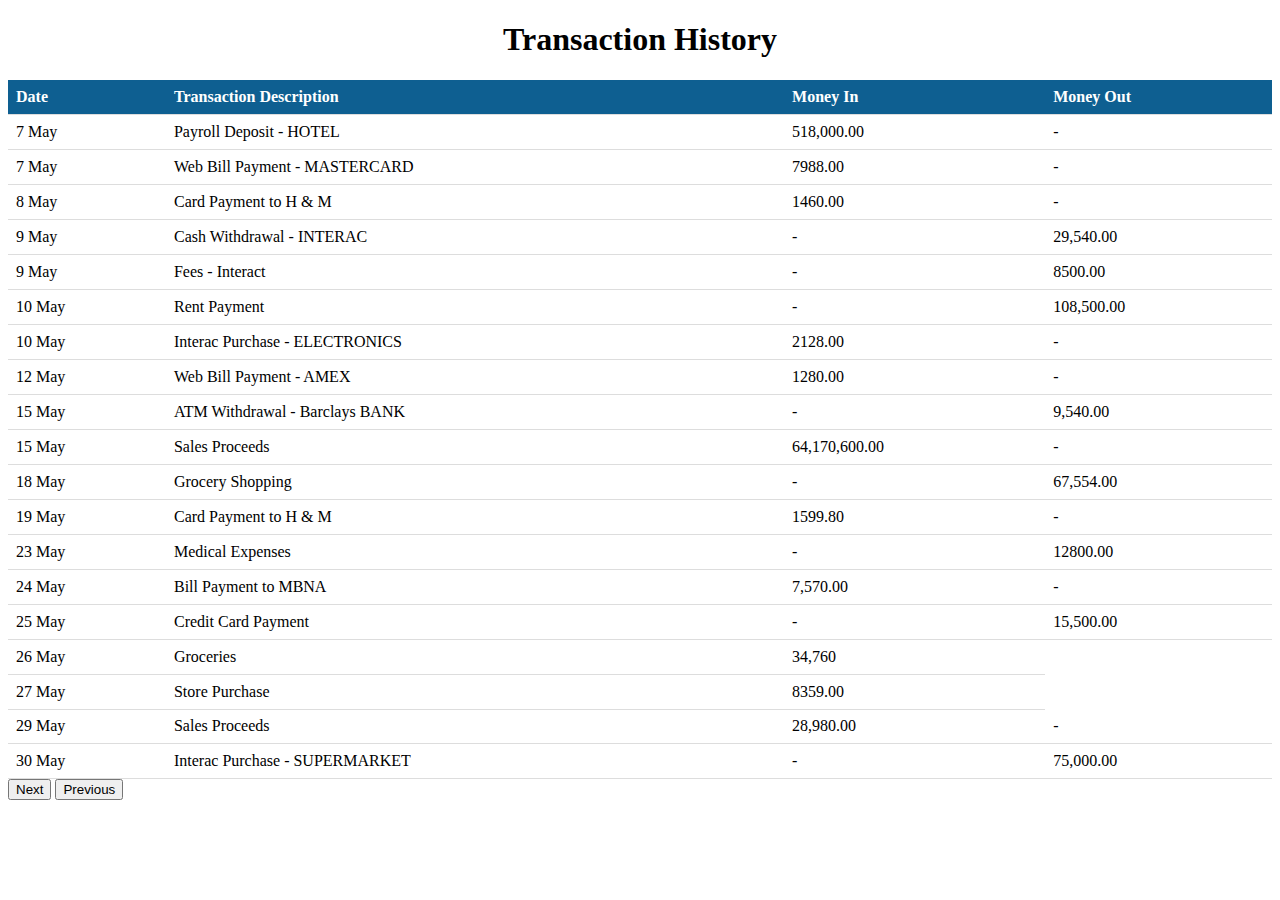
<file: MayStatement.html>
<!DOCTYPE html>
<html>
<head>
  <title>Transaction History</title>
  <style>
    table {
      border-collapse: collapse;
      width: 100%;
      /* font-size: 0.6rem; */
    }
    
    th, td {
      text-align: left;
      padding: 8px;
      border-bottom: 1px solid #ddd;
    }
    
    th {
      background-color:#0e5f91;
      color: white;
    }
  </style>
</head>
<body>
  <h1 style="text-align: center;">Transaction History</h1>
  <table>
    <tr>
      <th>Date</th>
      <th>Transaction Description</th>
      <th>Money In</th>
      <th>Money Out</th>
    </tr>
    <tr>
      <td>7 May</td>
      <td>
        Payroll Deposit - HOTEL</td>
      <td>518,000.00</td>
      <td>-</td>
    </tr>
    <tr>
      <td>7 May</td>
      <td>Web Bill Payment - MASTERCARD</td>
      <td>7988.00</td>
      <td>-</td>
    </tr>
    <tr>
        <td>8 May</td>
        <td>Card Payment to H & M</td>
        <td>1460.00</td>
        <td>-</td>
      </tr>
    <tr>
      <td>9 May</td>
      <td>Cash Withdrawal - INTERAC</td>
      <td>-</td>
      <td>29,540.00</td>
    </tr>
    <tr>
      <td>9 May</td>
      <td>Fees - Interact</td>
      <td>-</td>
      <td>8500.00</td>
    </tr>
    
    <tr>
      <td>10 May</td>
      <td>Rent Payment</td>
      <td>-</td>
      <td>108,500.00</td>
    </tr>
    <td>10 May</td>
    <td>Interac Purchase - ELECTRONICS</td>
    <td>2128.00</td>
    <td>-</td>
  </tr>
  <tr>
      <td>12 May</td>
      <td>Web Bill Payment - AMEX</td>
      <td>1280.00</td>
      <td>-</td>
    </tr>
  <tr>
    <td>15 May</td>
    <td>ATM Withdrawal - Barclays BANK</td>
    <td>-</td>
    <td>9,540.00</td>
  </tr>
    <tr>
      <td>15 May</td>
      <td>Sales Proceeds</td>
      <td>64,170,600.00</td>
      <td>-</td>
    </tr>
    <tr>
      <td>18 May</td>
      <td>Grocery Shopping</td>
      <td>-</td>
      <td>67,554.00</td>
    </tr>
    <tr>
      <td>19 May</td>
      <td>Card Payment to H & M</td>
      <td>1599.80</td>
      <td>-</td>
    </tr>
    <tr>
      <td>23 May</td>
      <td>Medical Expenses</td>
      <td>-</td>
      <td>12800.00</td>
    </tr>
    <tr>
      <td>24 May</td>
      <td>Bill Payment to MBNA</td>
      <td>7,570.00</td>
      <td>-</td>
    </tr>
    <tr>
      <td>25 May</td>
      <td>Credit Card Payment</td>
      <td>-</td>
      <td>15,500.00</td>
    </tr>
    <tr>
        <td>26 May</td>
        <td>Groceries</td>
        <td>34,760</td>
      </tr>
      <tr>
        <td>27 May</td>
        <td>Store Purchase</td>
        <td>8359.00</td>
      </tr>
      <tr>
          <tr>
            <td>29 May</td>
            <td>Sales Proceeds</td>
            <td>28,980.00</td>
            <td>-</td>
          </tr>
          <tr>
            <td>30 May</td>
            <td> Interac Purchase - SUPERMARKET</td>
            <td>-</td>
            <td>75,000.00</td>
          </tr>
  </table>
  <div>
    <a href="April Statement.html"><button>Next</button></a>
    <a href="Homepage.html"><button>Previous</button></a>
  </div>
</body>
</html>
</file>
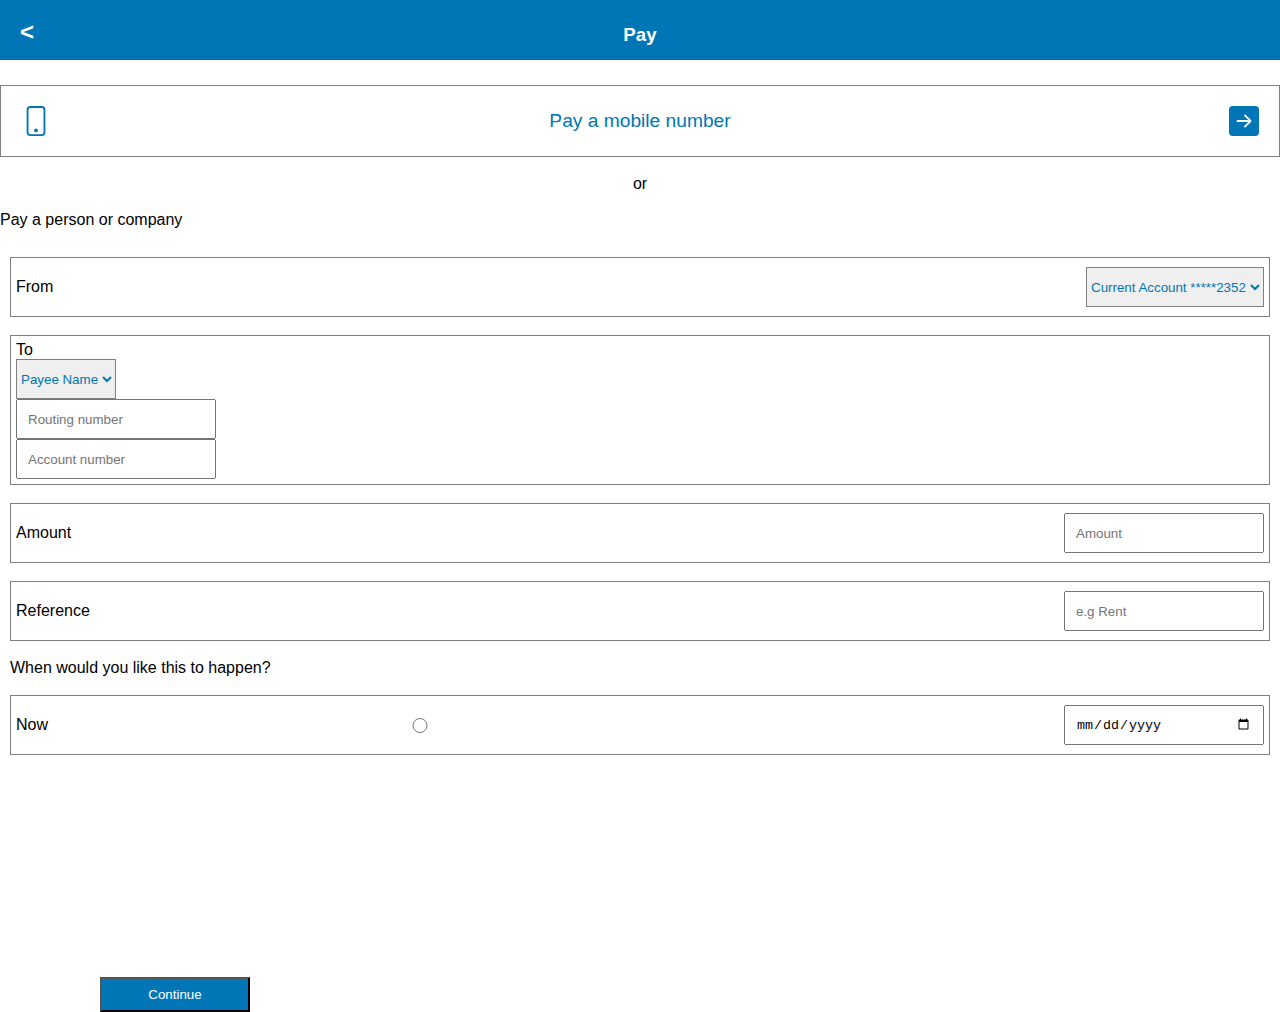
<file: Transfer.html>
<html lang="en">
<head>
    <meta charset="UTF-8">
    <meta http-equiv="X-UA-Compatible" content="IE=edge">
    <meta name="viewport" content="width=device-width, initial-scale=1.0">
    <title>Transfer</title>
    <link rel="stylesheet" href="style.css">
</head>
<body>
    <div class="head"><br>
        <h2 style="padding-left: 20px;"> < </h2>
        <h3 style="text-align: center;margin-top: -22px;">Pay</h3>


    </div>
    <div class="Transfer">
        <div class="recipient">
            <svg xmlns="http://www.w3.org/2000/svg" width="30" height="30" fill="currentColor" class="bi bi-phone" viewBox="0 0 16 16">
            <path d="M11 1a1 1 0 0 1 1 1v12a1 1 0 0 1-1 1H5a1 1 0 0 1-1-1V2a1 1 0 0 1 1-1h6zM5 0a2 2 0 0 0-2 2v12a2 2 0 0 0 2 2h6a2 2 0 0 0 2-2V2a2 2 0 0 0-2-2H5z"/>
            <path d="M8 14a1 1 0 1 0 0-2 1 1 0 0 0 0 2z"/>
            </svg>
        </div>
        <p>Pay a mobile number</p>
        <div>
            <svg xmlns="http://www.w3.org/2000/svg" width="30" height="30" fill="currentColor" class="bi bi-arrow-right-square-fill" viewBox="0 0 16 16">
            <path d="M0 14a2 2 0 0 0 2 2h12a2 2 0 0 0 2-2V2a2 2 0 0 0-2-2H2a2 2 0 0 0-2 2v12zm4.5-6.5h5.793L8.146 5.354a.5.5 0 1 1 .708-.708l3 3a.5.5 0 0 1 0 .708l-3 3a.5.5 0 0 1-.708-.708L10.293 8.5H4.5a.5.5 0 0 1 0-1z"/>
            </svg>
        </div>
    </div><br>
    <p style="text-align: center;">or</p><br>
    <p>Pay a person or company</p><br>
    <div class="sendDiv">
        <div class="grayborder">
            <p>From</p>
            <select name="" id="">
                <option value="">Current Account *****2352</option>
            </select>
        </div><br>
        <div class="grayborderb">
            <p>To</p>
            <select name="" id="">
                <option value="">Payee Name</option>
            </select>
            <br>
            <input type="number" placeholder="Routing number">
            <div>
                <input type="number" name="" id="" placeholder="Account number">
            </div>
        </div><br>
        <div class="grayborder">
            <p>Amount</p>
            <input type="number" placeholder="Amount">
        </div><br>
        <div  class="grayborder">
            <p>Reference</p>
            <input type="text" placeholder="e.g Rent">
        </div> <br>
        <p>When would you like this to happen?</p><br>
        <div class="grayborder">
            <label for="">Now</label>
            <input type="radio" name="" id="" style="height: 15px;"><br><br>
            
            <input type="date" name="" id="">
        </div><br>

    </div>
    <button class="buutty" onclick="Message()">Continue</button>

        <script>
            function Message(){
                alert("Transfer Failed, please visit the nearest bank branch around you")

            }
        </script>
    
</body>


</html>
</file>
<file: style.css>
*{
    margin: 0;
    padding: 0;
    box-sizing: border-box;
}
body{
    width: 100vw;
    font-family: 'Inter', sans-serif;
}
.nav{
    /* border: 1px solid red; */
    width: 100vw;
    height: 10vh;
    position: fixed;
    z-index: 1;
    top: 0;
    background-color: white;
}
.Navbar{
    width: 95%;
    margin: auto;
    /* border: 1px solid green; */
    height: 100%;
    display: flex;
    align-items: center;
    justify-content: space-between;
    border-bottom: 1px solid gainsboro;
}
table {
    border-collapse: collapse;
    width: 90%;
    
    margin: auto;
    color: #00395d;
  }
  
  th, td {
    text-align: left;
    padding: 8px;
    border-bottom: 1px solid #ddd;
  }
  
  th {
    background-color: #0076b6;
    color: white;
    height: 50px;
  }
.logo{
    /* border: 1px solid red; */
    width: 45%;
    height: fit-content;
}
.Navbar a{
    color: black;
    font-size: 1rem;
    text-decoration: none;
    transition: 0.7ease;
}
.Navbar a:hover{
    color: #0076b6;
}
.hamburger{
    display: none;
    /* border: 1px solid red; */
    cursor: pointer;
}
.bar{
    width: 25px;
    height: 3px;
    margin: 5px auto;
    background-color: black;
    -webkit-transition: all 0.3s ease-in-out;
    transition: all 0.3s ease-in-out;
    display: block;
}
.Navbar button{
    background-color: #0076b6;
    color: white;
    border-radius: 30px;
    width: 100px;
    height: 35px;
    border: none;
    font-size: 1rem;
}
.Hero{
    /* border: 1px solid green; */
    height: 70vh;
    margin-top: 70px;
    /* background-color: rgb(232, 222, 166); */
    background-color: rgb(245, 236, 156);
}
.hero-container{
    /* border: 1px solid red; */
    height: 100%;
    width: 80%;
    margin: auto;
    display: flex;
    padding-top: 100px;
}
.logo-hide{
    width: 30px;
    height: 35px;
    display: none;
}
#hero-img{
    width: 70%;
    height: 100%;
}
.barclays{
    /* border: 1px solid green; */
    border-left: 5px solid #0076b6;
    border-radius: 5px;
    padding: 10px;
    font-weight: lighter;
    height: 100px;
}
.Hero button{
    width: 160px;
    height: 40px;
    color: white;
    background-color: #0076b6;
    border-radius: 20px;
    border: none;
}
.Hero p{
    color:grey;
    font-size: 1rem;
}
#shake{
    text-align: center;
    font-size: 2.2rem;
    margin-left: 150px;
}
.about{
    /* border: 1px solid red; */
    width: 90vw;
    height: 20vh;
    padding-top: 40px;
    background-color: #dff2fd;
    margin: auto;
    padding-left: 70px;

}
.bgcolor-change h3{
    font-size: 2.5rem;
}
.p-one{
    font-size: 1.3rem;
    color: #00395d;
    font-weight: 100;
}
.p-two{
    color: gray;
}
.p-two a{
    color: #0076b6;
}
.Home-nav{
    width: 100vw;
    height: 100px;
    /* border: 1px solid blue; */
    background-color: #0e5f91;
    color: white;
}
.owner{
    display: flex;
    justify-content: space-between;
    align-items: center;
    /* border: 1px solid red; */
    width: 90%;
    margin: auto;
    height: 100%;
}
.hambuger{
    border: 1px solid red;
}
.buttondiv{
    
    width: 80vw;
    margin: auto;
    height: 100px;
    display: flex;
    justify-content: space-between;
    align-items: center;
}
.buttondiv button{
    width: 150px;
    height: 35px;
    background-color: #0076b6;
    color: white;
    border: none;
}
.Account{
    /* border: 1px solid red; */
    display: flex;
    height: 50vh;
    justify-content: space-between;
    background-color: gainsboro;
    color: #00395d;
}
.Account-finace{
    /* border: 1px solid red; */
    width: 40%;
    margin: auto;
    height: 100%;
    padding-top: 60px;
}
.Account a{
    color: #0076b6;
}
.Account-left{
    /* border: 1px solid blue; */
    width: 40%;
    height: 100%;
    margin: auto;
    padding-top: 60px;
}
.Account-left button{
    width: 100px;
    border-radius: 100%;
    height: 50px;
    border: none;
    background-color: #00395d;
    color: white;
}
.info{
    /* border: 1px solid red; */
    width: 80vw;
    margin: auto;
    height: 80vh;
    display: grid;
   font-size: 0.9rem;
    grid-template-columns: 1fr 1fr 1fr;
    gap: 20px;
    margin-top: 50px;

}
.info-grid{
    /* border: 1px solid blue; */
    padding: 15px;
    background-color: whitesmoke;
}
.info-grid h3{
    font-size: 1.5rem;
}
.info-img{
    width: 100%;
    height: 200px;

}
.info-grid button{
    width: 200px;
    border-radius: 20px;
    height: 40px;
    background-color: #0076b6;
    color: white;
    border: none;
    font-size: 0.8rem;
}
.infob{
    /* border: 1px solid red; */
    width: 90vw;
    margin: auto;
    height: 80vh;
    display: grid;
    font-size: 0.9rem;
    grid-template-columns: 1fr 1fr 1fr 1fr;
    gap: 20px;
    margin-top: 50px;

}
.information{
    width: 100vw;
    background-color: whitesmoke;
    color: #00395d;
}
#message{
    width: 90%;
    margin: auto;
    /* border: 1px solid red; */
    height: 40vh;
    margin-top: 50px;
    padding: 20px;
}
.cardsCont{
    /* border: 1px solid blue; */
    display: flex;
    height: 50vh;
    

}
.cards{
    /* border: 1px solid red; */
    height: 100%;
    width: 50%;
   
}
.classDiv{
    border: 1px solid gray;
    width: 90%;
    margin: auto;
    height: 70px;
    padding-left: 10px;
}
.alert{
    text-align: center;
    margin-top: 30px;
}
.information a{
    color: #0076b6;
}
.foot{
    /* border: 1px solid green; */
    height: 70vh;

}
.footer{
    /* border: 1px solid red; */
    height: 90%;
    padding-top: 50px;
    width: 70%;
    margin: auto;
    text-align: center;
}
.footimg{
    width: 350px;
    height: 180px;
    /* border: 1px solid red; */
}
.footflex{
    display: flex;
    /* justify-content: space-between; */
   /* border: 1px solid blue; */
   width: 80%;
   margin: auto;
   padding-top: 30px;
}
/* LOGIN */
.Login-hero{
    /* border: 1px solid red; */
    height: 20vh;
    margin-top: 70px;
    background-color: #dbf0fb;
    width: 100vw;
}
.Lhero{
    /* border: 1px solid green; */
    width: 70%;
    margin: auto;
    border-left: 5px solid #0076b6;
    height: 80px;
    border-radius: 6px;

}
#hayone{
    font-weight: 300;
    font-size: 2.5rem;
    color: #00395d;
    padding-left: 20px;
}
.cont{
    width: 350px;
    border: 1px solid gray;
    height: 40px;
    border-radius: 10px;
}
.form a{
    color: #0076b6;
}
.form{
    /* border: 1px solid red; */
    width: 70vw;
    margin: auto;
    padding: 30px;

}
.boton{
    width: 300px;
    height: 40px;
    background-color: #0076b6;
    color: white;
    border-radius: 20px;
    border: none;
}
.nav-menu{
    display: none;
}
.profile-pic{
    /* border: 1px solid red; */
    
}
.profile{
    /* border: 1px solid blue; */
    width: 40px;
    border-radius: 100%;
    height: 40px;
}
.feet{
    /* border: 1px solid blue; */
    background-color: #0076b6;
    height: 70px;
    display: flex;
    justify-content: space-between;
    color: white;
    align-items: center;
    padding: 20px;
  
}
/* Transfer */
.head{
    /* border: 1px solid blue; */
    height: 60px;
    background-color: #0076b6;
    color: white;
    
}
.Transfer{
    border: 1px solid gray;
    display: flex;
    justify-content: space-between;
    align-items: center;
    padding: 20px;
    color: #0076b6;
    font-size: 1.2rem;
    margin-top: 25px;
}
.recipient{
    /* border: 1px solid green; */
}
.sendDiv{
    /* border: 1px solid red; */
    height: 70vh;
    padding: 10px;
}
.sendDiv select{
    height: 40px;
    border: 1px solid gray;
    color: #0076b6;
}
.sendDiv input{
    width: 200px;
    height: 40px;
    padding: 10px;
}
.grayborder{
    border: 1px solid gray;
    height: 60px;
    display: flex;
    justify-content: space-between;
    align-items: center;
    padding: 5px;
}
.grayborderb{
    border: 1px solid gray;
    height: 150px;
    /* display: flex; */
    justify-content: space-between;
    /* align-items: center; */
    padding: 5px;
}
.buutty{
    background-color: #0076b6;
    color: white;
    height: 35px;
    width: 150px;
    margin-left: 100px;
    margin-top: 100px;
}
.nextBtn{
    width: 100px;
    height: 30px;
    margin-left: 150px;
    background-color: black;
    color: white;
}
.nextBtn a{
    color: white;
    text-decoration: none;
}
@media(max-width:789px){
    .Navbar{
        /* border: 1px solid red; */
        padding: 20px;
        width: 100%;
        height: 9vh;
    }
    #none{
        display: none;

    }
    .hero-container{
        flex-direction: column-reverse;
        /* border: 1px solid red; */
        width: 100%;
    }
    .logo-hide{
        display: block;
    }
    .logo-hide2{
        display: none;
    }
    .bgcolor-change{
        background-color: white;
        width: 100%;
        padding: 20px;
        height: 70vh;
        /* border: 1px solid violet; */
    }
    .bgcolor-change h3{
        font-size: 2rem;
    }
    #shake{
        font-size: 1.6rem;
        /* border: 1px solid green; */
        height: 40vh;
        text-align: center;
        margin-left: 0;
        
    }
    .Account{
        flex-direction: column;
        height: fit-content;
        text-align: center;
        color: #00395d;
    }
   
    .Account-finace{
        width: 80%;
        margin-bottom: 50px;
    }
    .hamburger{
        display: block;
        
    }
    .hamburger.active .bar:nth-child(2){
        opacity: 0;
    }
    .hamburger.active .bar:nth-child(1){
        transform: translateY(8px) rotate(45deg);
    }
    .hamburger.active .bar:nth-child(3){
        transform: translateY(-8px) rotate(-45deg);
    }
    .nav-menu.active{
        left: 0;
    }
    .nav-menu{
        display: block;
    }
    li{
        margin: 16px 0;
    }
    .about{
        padding-left: 0;
        padding:10px ;
    }
    
    .p-one{
        font-size:1rem ;
    }
    .info{
        grid-template-columns: 1fr;
        width: 90vw;
        height: fit-content;
    }
    .infob{
        grid-template-columns: 1fr;
        width: 90vw;
        height: fit-content;
    }
    .info p{
        font-size: 0.9rem;
    }
    .information{
        height: 70vh;
        /* border: 1px solid red; */

    }
    .alert{
        /* border: 1px solid red; */
        margin-top: 20px;
    }

    .foot{
        height: 80vh;
    }
    .footer{
        width: 90%;
    }
    .footflex{
        flex-direction: column;
    }
    #hayone{
        padding-left: 10;
        font-size: 2rem;
        
    }
    .Lhero{
        /* border: 1px solid red; */
        width: 95%;
    }
    .Login-hero{
        height: 15vh;
        margin-bottom: 30px;
    }
    .form{
        height: 80vh;
        width: 90%;
        margin: auto
    }
    .cont{
        width: 350px;
        border: 1px solid gray;
        height: 40px;
        border-radius: 10px;
    }
    .form a{
        color: #0076b6;
    }
    .boton{
        width: 90%;
        height: 40px;
        background-color: #0076b6;
        color: white;
        border-radius: 20px;
        border: none;
    }
    .buttondiv button{
        width: 85px;
    }
   .profile{
    margin-top: -45px;
    margin-left: 200px;
   }
    .nav-menu{
        position: fixed;
        left: -100%;
        top: 70px;
        gap: 0;
        flex-direction: column;
        background-color: white;
        color: #0076b6;
        height: 100vh;
        width: 60%;
        text-align: start;
        transition: 0.3s;
        margin-top: -70px;
        
    }
    .nav-menu li{
        list-style: none;
        color: black;
        padding-left: 20px;

    }
    .nav-menu a{
        color: #0e5f91;
    }
    .cardsCont{
        flex-direction: column;
        height: 80vh;

    }
    .cards{
        width: 100%;
        padding: 10px;
        /* border: 1px solid green; */
        height: fit-content;
    }

    .haythree{
        font-size: 1.5rem;
        color: #00395d;
    }
    .classDiv{
        width: 100%;
    }
    .feet{
        height: 70px;
        margin-top: -250px;
    }
/* Transfer */
    table{
    font-size: 0.6rem;
        }

    }
</file>
